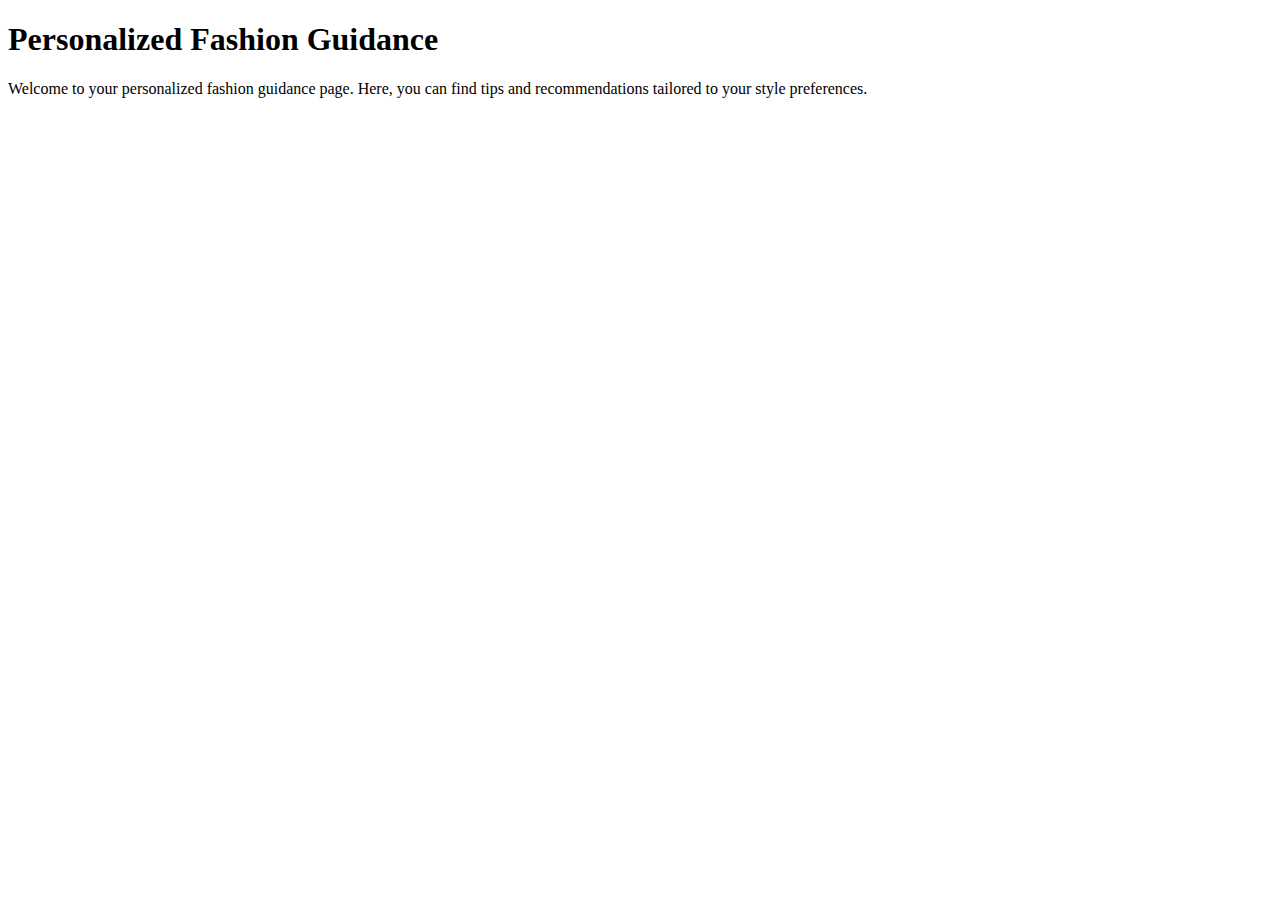
<file: index.html>
<!DOCTYPE html>
<html lang="en">
<head>
    <meta charset="UTF-8">
    <meta name="viewport" content="width=device-width, initial-scale=1.0">
    <title>Document</title>
</head>
<body>
    <div class="header">
    </div>
    <div class="content">
        <h1>Personalized Fashion Guidance</h1>
        <p>Welcome to your personalized fashion guidance page. Here, you can find tips and recommendations tailored to your style preferences.</p>
    </div>
    <div class="footer">
    </div>
</body>
</html>
</file>
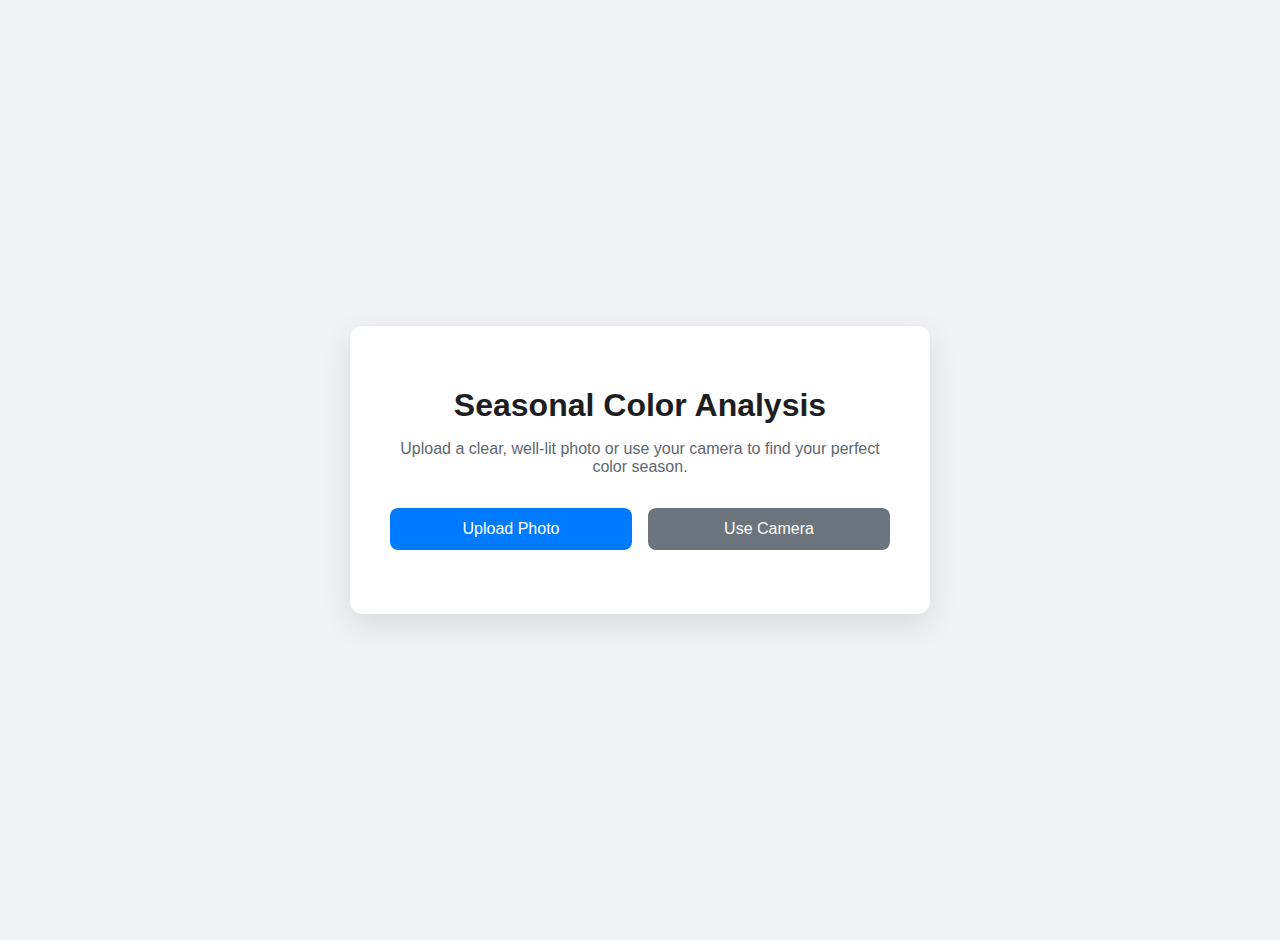
<file: model/index.html>
<!DOCTYPE html>
<html lang="en">
<head>
    <meta charset="UTF-8">
    <meta name="viewport" content="width=device-width, initial-scale=1.0">
    <title>Seasonal Color Analysis</title>
    <style>
        body {
            font-family: -apple-system, BlinkMacSystemFont, "Segoe UI", Roboto, Helvetica, Arial, sans-serif;
            background-color: #f0f2f5;
            color: #333;
            display: flex;
            justify-content: center;
            align-items: center;
            min-height: 100vh;
            margin: 0;
            padding: 20px;
        }
        .container {
            background-color: #ffffff;
            padding: 2.5rem;
            border-radius: 12px;
            box-shadow: 0 10px 30px rgba(0,0,0,0.1);
            max-width: 500px;
            width: 100%;
            text-align: center;
        }
        h1 { color: #1c1e21; margin-bottom: 1rem; }
        p { color: #606770; margin-bottom: 2rem; }
        
        .button-group { display: flex; gap: 1rem; margin-bottom: 1.5rem; }
        .button, input[type="file"]::file-selector-button {
            flex: 1;
            background-color: #007bff;
            color: white;
            border: none;
            padding: 12px 15px;
            border-radius: 8px;
            font-size: 16px;
            font-weight: 500;
            cursor: pointer;
            transition: background-color 0.3s ease;
            text-align: center;
        }
        .button:hover, input[type="file"]::file-selector-button:hover {
            background-color: #0056b3;
        }
        input[type="file"] {
            display: none;
        }
        .button-secondary {
            background-color: #6c757d;
        }
        .button-secondary:hover {
            background-color: #5a6268;
        }
        .camera-view {
            display: none;
            margin-bottom: 1rem;
            position: relative;
        }
        video {
            width: 100%;
            border-radius: 8px;
            transform: scaleX(-1); /* Mirror mode */
        }
        canvas { display: none; }
        
        #loader {
            display: none;
            border: 4px solid #f3f3f3;
            border-top: 4px solid #007bff;
            border-radius: 50%;
            width: 40px;
            height: 40px;
            animation: spin 1s linear infinite;
            margin: 2rem auto 0;
        }
        @keyframes spin { 0% { transform: rotate(0deg); } 100% { transform: rotate(360deg); } }
        
        #result-container {
            display: none;
            margin-top: 2rem;
            text-align: left;
            background: #f9f9f9;
            padding: 1.5rem;
            border-radius: 8px;
            border: 1px solid #ddd;
        }
        #result-container h3 { margin-top: 0; }
        .color-swatch {
            display: inline-block;
            width: 20px;
            height: 20px;
            border-radius: 50%;
            border: 1px solid #ccc;
            vertical-align: middle;
            margin-right: 5px;
        }
    </style>
</head>
<body>

    <div class="container">
        <h1>Seasonal Color Analysis</h1>
        <p>Upload a clear, well-lit photo or use your camera to find your perfect color season.</p>
        
        <div class="button-group">
            <label for="image-upload" class="button">Upload Photo</label>
            <input type="file" id="image-upload" accept="image/jpeg, image/png">
            <button id="start-camera" class="button button-secondary">Use Camera</button>
        </div>

        <div class="camera-view" id="camera-view">
            <video id="video-player" autoplay playsinline></video>
            <button id="snap-photo" class="button" style="width: 100%; margin-top: 1rem;">Snap Photo</button>
            <canvas id="canvas"></canvas>
        </div>

        <div id="loader"></div>
        <div id="result-container">
            <h3>Your Season is: <strong id="result-season"></strong></h3>
            <p id="result-description"></p>
            <hr>
            <p><strong>Undertone:</strong> <span id="result-undertone"></span></p>
            <p><strong>Contrast:</strong> <span id="result-contrast"></span></p>
            <p><strong>Skin Tone:</strong> <span id="skin-swatch" class="color-swatch"></span> <span id="result-skin"></span></p>
            <p><strong>Eye Tone:</strong> <span id="eye-swatch" class="color-swatch"></span> <span id="result-eye"></span></p>
            <p><strong>Best Colors:</strong> <span id="result-palette"></span></p>
        </div>
        <div id="error-message" style="color: red; margin-top: 1rem;"></div>
    </div>

    <script>
        // Get all the elements we need
        const video = document.getElementById('video-player');
        const canvas = document.getElementById('canvas');
        const startCameraButton = document.getElementById('start-camera');
        const snapPhotoButton = document.getElementById('snap-photo');
        const imageUploadInput = document.getElementById('image-upload');
        const cameraView = document.getElementById('camera-view');
        
        const loader = document.getElementById('loader');
        const resultContainer = document.getElementById('result-container');
        const errorMessage = document.getElementById('error-message');
        
        let videoStream = null;

        // --- 1. Start Camera ---
        startCameraButton.addEventListener('click', async () => {
            try {
                videoStream = await navigator.mediaDevices.getUserMedia({ video: true, audio: false });
                video.srcObject = videoStream;
                cameraView.style.display = 'block';
            } catch (err) {
                console.error("Error accessing camera: ", err);
                errorMessage.textContent = "Could not access camera. Please check permissions.";
            }
        });

        // --- 2. Snap Photo ---
        snapPhotoButton.addEventListener('click', () => {
            // Set canvas size to match video
            canvas.width = video.videoWidth;
            canvas.height = video.videoHeight;
            
            // Draw the mirrored video frame to the canvas
            const context = canvas.getContext('2d');
            context.save();
            context.scale(-1, 1); // Flip horizontally
            context.drawImage(video, -canvas.width, 0, canvas.width, canvas.height);
            context.restore(); // Restore context to normal

            // Convert canvas to a JPEG blob and upload it
            canvas.toBlob((blob) => {
                sendImageToBackend(blob, 'camera-capture.jpg');
                // Stop the camera
                if (videoStream) {
                    videoStream.getTracks().forEach(track => track.stop());
                    video.srcObject = null;
                    cameraView.style.display = 'none';
                }
            }, 'image/jpeg', 0.9);
        });

        // --- 3. Handle File Upload ---
        imageUploadInput.addEventListener('change', (event) => {
            const file = event.target.files[0];
            if (file) {
                sendImageToBackend(file, file.name);
            }
        });

        // --- 4. Send Image to PHP Backend ---
        async function sendImageToBackend(imageFile, fileName) {
            // Reset UI
            loader.style.display = 'block';
            resultContainer.style.display = 'none';
            errorMessage.textContent = '';
            
            // Create FormData to send
            const formData = new FormData();
            formData.append('image', imageFile, fileName);

            try {
                // Send the image to our PHP endpoint
                const response = await fetch('analysis.php', {
                    method: 'POST',
                    body: formData
                });

                const data = await response.json();

                if (!response.ok) {
                    // Handle errors from the server (PHP or Python)
                    throw new Error(data.error || 'Unknown analysis error');
                }
                
                // Success! Display the results
                displayResults(data);

            } catch (err) {
                console.error('Upload failed:', err);
                errorMessage.textContent = `Analysis Failed: ${err.message}`;
            } finally {
                loader.style.display = 'none';
                imageUploadInput.value = ''; // Reset file input
            }
        }

        // --- 5. Display Results ---
        function displayResults(data) {
            document.getElementById('result-season').textContent = data.seasonal_color;
            document.getElementById('result-description').textContent = data.description;
            document.getElementById('result-undertone').textContent = data.undertone;
            document.getElementById('result-contrast').textContent = data.contrast_level;
            
            document.getElementById('result-skin').textContent = data.skin_tone.hex;
            document.getElementById('skin-swatch').style.backgroundColor = data.skin_tone.hex;
            
            document.getElementById('result-eye').textContent = data.eye_tone.hex;
            document.getElementById('eye-swatch').style.backgroundColor = data.eye_tone.hex;

            document.getElementById('result-palette').textContent = data.color_palette.best.join(', ');
            
            resultContainer.style.display = 'block';
        }

    </script>
</body>
</html>
</file>
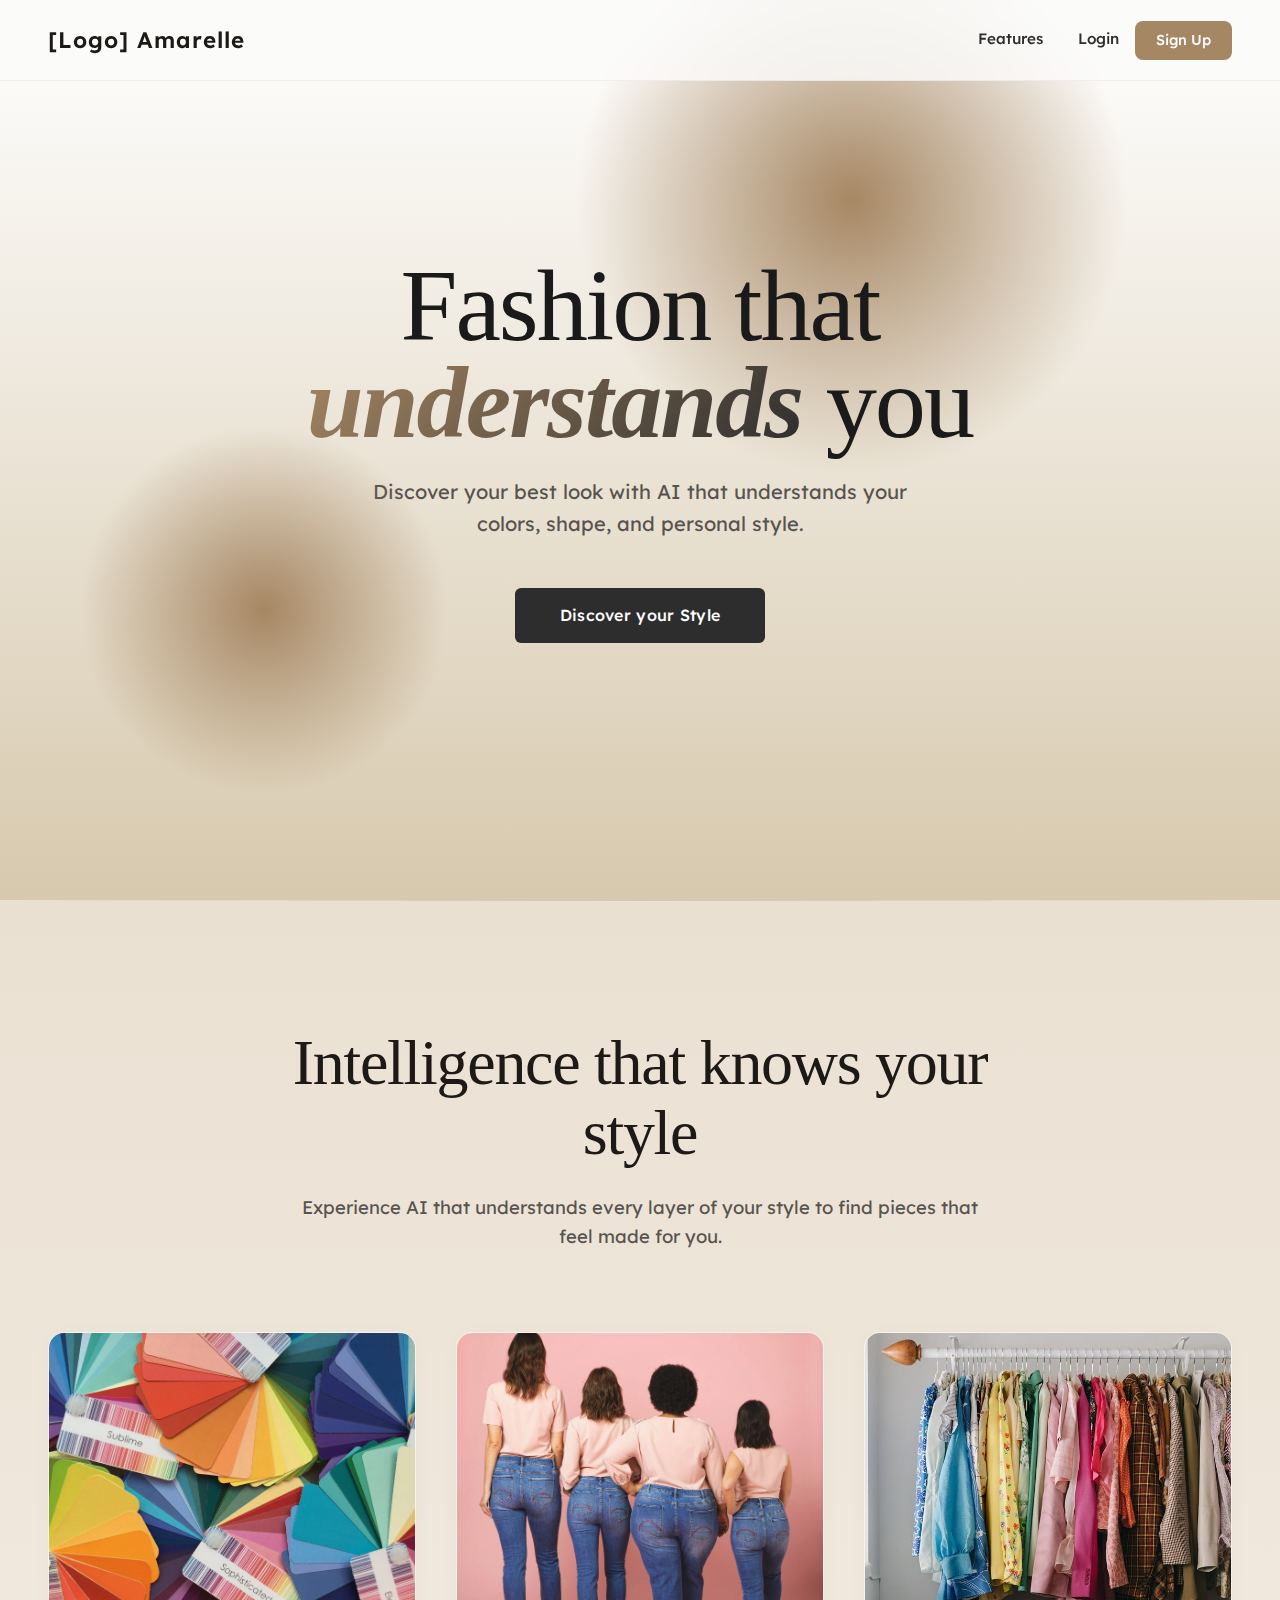
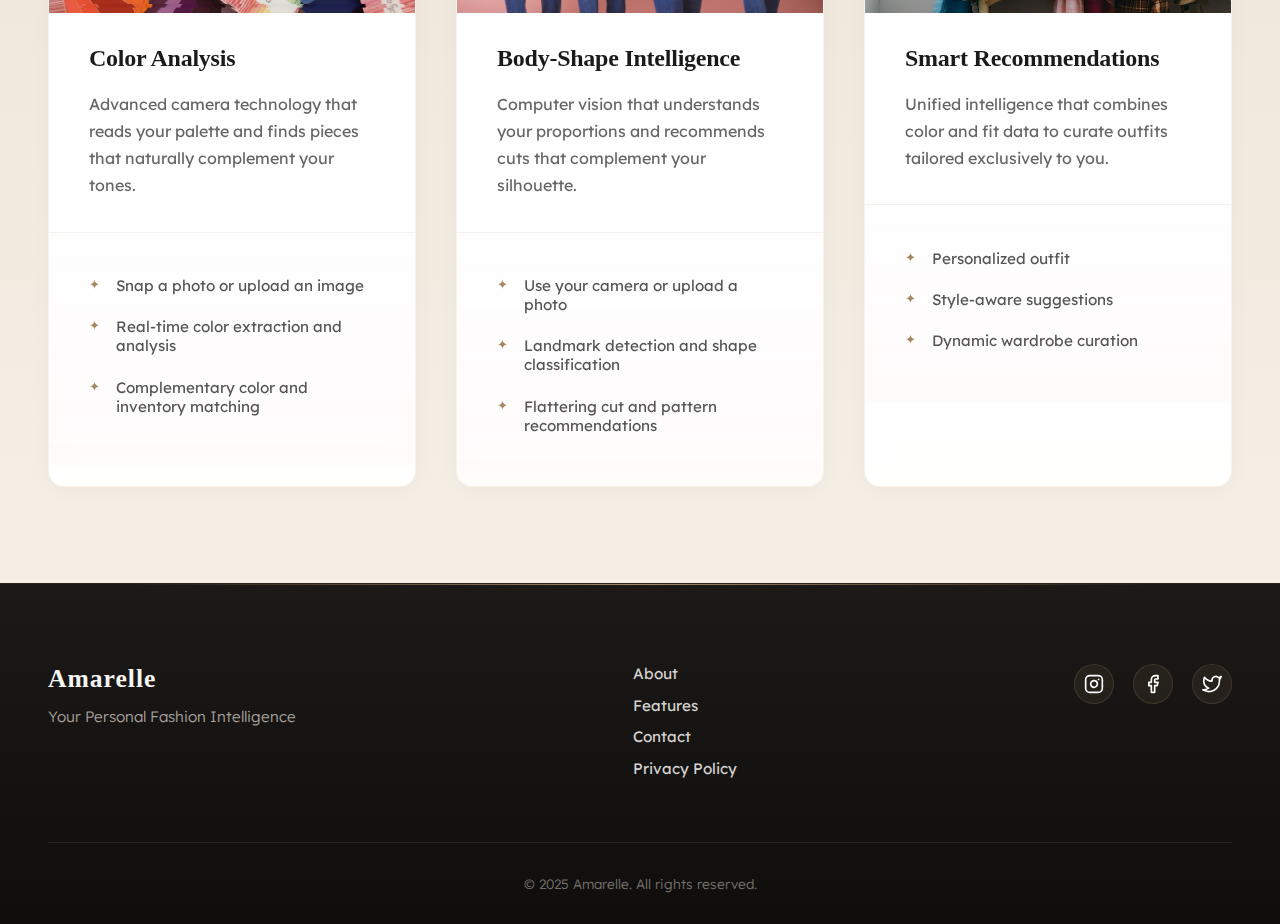
<file: landing_page.html>
<!DOCTYPE html>
<html lang="en">
<head>
    <meta charset="UTF-8">
    <meta name="viewport" content="width=device-width, initial-scale=1.0">
    <link rel="stylesheet" href="https://fonts.googleapis.com/css2?family=Lexend:wght@100..900&display=swap">    
    <title>Amarelle - Your Personal Fashion Intelligence</title>
    <style>
        * {
            margin: 0;
            padding: 0;
            box-sizing: border-box;
        }

        body {
            font-family: 'Lexend', sans-serif;
            background: #EAE0D2;
            color: #2D2D2D;
            overflow-x: hidden;
        }

        h1, h2, h3 {
            font-family: 'Minion', 'Times New Roman', Times, serif;
        }

        nav {
            position: fixed;
            top: 0;
            width: 100%;
            padding: 1.3rem 3rem;
            display: flex;
            justify-content: space-between;
            align-items: center;
            z-index: 100;
            background: rgba(250, 250, 249, 0.85);
            backdrop-filter: blur(14px);
            border-bottom: 1px solid rgba(0, 0, 0, 0.05);
            transition: background 0.3s ease, box-shadow 0.3s ease;
        }

        .nav-brand {
            font-size: 1.4rem;
            letter-spacing: 1px;
            font-weight: 600;
            color: #1C1917;
            transition: color 0.3s ease;
        }

        .nav-brand:hover {
            color: #A68763;
        }

        .nav-links {
            display: flex;
            gap: 2.2rem;
            align-items: center;
        }

        .nav-link,
        .nav-login {
            position: relative;
            color: #2D2D2D;
            text-decoration: none;
            font-size: 0.95rem;
            font-weight: 500;
            transition: color 0.3s ease;
            padding-bottom: 4px;
        }

        .nav-link::after,
        .nav-login::after {
            content: '';
            position: absolute;
            bottom: 0;
            left: 0;
            width: 0%;
            height: 2px;
            background: #A68763;
            transition: width 0.3s ease;
        }

        .nav-link:hover,
        .nav-login:hover {
            color: #A68763;
        }

        .nav-link:hover::after,
        .nav-login:hover::after {
            width: 100%;
        }

        .nav-auth {
            display: flex;
            gap: 1rem;
            align-items: center;
        }

        .nav-cta {
            background: #A68763;
            color: white;
            padding: 0.65rem 1.3rem;
            border-radius: 8px;
            font-size: 0.9rem;
            font-weight: 500;
            text-decoration: none;
            transition: all 0.3s ease;
        }

        .nav-cta:hover {
            background: #1C1917;
            color: #fff;
            transform: translateY(-1px);
        }

        .hero {
            min-height: 100vh;
            display: flex;
            flex-direction: column;
            justify-content: center;
            align-items: center;
            text-align: center;
            padding: 2rem;
            position: relative;
            background: linear-gradient(180deg, #fff 0%, #D7C9AE 100%);
        }

        .hero-description {
            font-size: 1.25rem;
            color: #57534E;
            margin-bottom: 3rem;
            line-height: 1.6;
            max-width: 600px;
            margin-left: auto;
            margin-right: auto;
            animation: fadeInUp 0.8s ease-out 0.3s both;
        }

        .hero::before {
            content: '';
            position: absolute;
            width: 600px;
            height: 600px;
            background: radial-gradient(circle, #A68763 0%, transparent 65%);
            top: -100px;
            right: 10%;
            border-radius: 50%;
        }

        .hero::after {
            content: '';
            position: absolute;
            width: 400px;
            height: 400px;
            background: radial-gradient(circle, #A68763 0%, transparent 65%);
            bottom: 10%;
            left: 5%;
            border-radius: 50%;
        }

        .brand {
            font-family: 'Proxima Nova', 'Helvetica Neue', Helvetica, Arial, sans-serif;
            font-size: 30px;
            letter-spacing: 3px;
            font-weight: 600;
            color: #2D2D2D;
            margin-bottom: 2rem;
            position: relative;
            z-index: 1;
            animation: fadeIn 0.6s ease-out;
        }

        @keyframes fadeIn {
            from { opacity: 0; }
            to { opacity: 1; }
        }

        @keyframes fadeInUp {
            from {
                opacity: 0;
                transform: translateY(20px);
            }
            to {
                opacity: 1;
                transform: translateY(0);
            }
        }

        h1 {
            font-size: clamp(3.5rem, 8vw, 7rem);
            font-weight: 300;
            color: #1a1a1a;
            margin-bottom: 1.5rem;
            position: relative;
            z-index: 1;
            line-height: 0.95;
            letter-spacing: -0.02em;
            animation: fadeInUp 0.8s ease-out 0.1s both;
        }

        h1 .accent {
            font-weight: 700;
            font-style: italic;
            background: linear-gradient(135deg, #A68763 0%, #2D2D2D 100%);
            -webkit-background-clip: text;
            -webkit-text-fill-color: transparent;
            background-clip: text;
            display: inline-block;
        }

        .discover-button {
            font-family: 'Lexend', sans-serif;
            font-weight: 500;
            background: #2D2D2D;
            color: white;
            padding: 1.1rem 2.8rem;
            font-size: 1rem;
            border: none;
            border-radius: 6px;
            cursor: pointer;
            transition: all 0.3s cubic-bezier(0.4, 0, 0.2, 1);
            position: relative;
            z-index: 1;
            animation: fadeInUp 0.8s ease-out 0.5s both;
            letter-spacing: 0.3px;
        }

        .discover-button:hover {
            background: #2d2d2d;
            transform: translateY(-2px);
            box-shadow: 0 8px 24px rgba(26, 26, 26, 0.15);
        }

        .section-header {
            text-align: center;
            margin-bottom: 5rem;
            max-width: 700px;
            margin-left: auto;
            margin-right: auto;
        }

        .section-label {
            font-size: 0.9rem;
            letter-spacing: 2px;
            font-weight: 700;
            color: #D97917;
            margin-bottom: 1rem;
            text-transform: uppercase;
        }

        .section-title {
            font-size: clamp(2.5rem, 5vw, 4rem);
            line-height: 1.1;
            font-weight: 400;
            color: #1C1917;
            letter-spacing: -0.02em;
            margin-bottom: 1.5rem;
        }

        .section-description {
            font-size: 1.15rem;
            color: #57534E;
            line-height: 1.6;
        }

        .features {
            padding: 8rem 3rem 6rem;
            width: 100%;
            background: linear-gradient(180deg, #EAE0D2 0%, #F5EFE6 100%);
            position: relative;
        }

        .features::before {
            content: '';
            position: absolute;
            top: 0;
            left: 0;
            right: 0;
            height: 1px;
            background: linear-gradient(90deg, transparent, rgba(166, 135, 99, 0.3), transparent);
        }

        .features-header {
            margin-bottom: 6rem;
            max-width: 680px;
        }

        .features-header .label {
            font-size: 0.85rem;
            letter-spacing: 2px;
            font-weight: 600;
            color: #A68763;
            margin-bottom: 1.5rem;
            text-transform: uppercase;
        }

        .features-header h2 {
            font-size: clamp(2.2rem, 4vw, 3.2rem);
            line-height: 1.2;
            font-weight: 300;
            color: #1a1a1a;
            letter-spacing: -0.01em;
        }

        .features-grid {
            display: grid;
            grid-template-columns: repeat(auto-fit, minmax(320px, 1fr));
            gap: 2.5rem;
        }

        .feature-card {
            background: rgba(255, 255, 255, 0.95);
            backdrop-filter: blur(10px);
            border-radius: 16px;
            padding: 0;
            border: 1px solid rgba(166, 135, 99, 0.1);
            transition: all 0.5s cubic-bezier(0.4, 0, 0.2, 1);
            position: relative;
            overflow: hidden;
            box-shadow: 0 4px 20px rgba(0, 0, 0, 0.03);
        }

        .feature-card::before {
            content: '';
            position: absolute;
            top: 0;
            left: 0;
            right: 0;
            height: 4px;
            background: linear-gradient(90deg, #A68763, #D7C9AE, #A68763);
            transform: scaleX(0);
            transform-origin: left;
            transition: transform 0.5s cubic-bezier(0.4, 0, 0.2, 1);
        }

        .feature-card::after {
            content: '';
            position: absolute;
            inset: 0;
            background: radial-gradient(circle at top right, rgba(166, 135, 99, 0.05), transparent 60%);
            opacity: 0;
            transition: opacity 0.5s ease;
        }

        .feature-card:hover {
            transform: translateY(-8px);
            border-color: rgba(166, 135, 99, 0.2);
            box-shadow: 0 20px 60px rgba(166, 135, 99, 0.15);
        }

        .feature-card:hover::before {
            transform: scaleX(1);
        }

        .feature-card:hover::after {
            opacity: 1;
        }

        .feature-number {
            font-size: 3.5rem;
            font-weight: 700;
            color: #f5f5f5;
            line-height: 1;
            margin-bottom: 1.5rem;
            font-style: italic;
        }

        .feature-card h3 {
            font-size: 1.5rem;
            margin-bottom: 1.2rem;
            color: #1a1a1a;
            font-weight: 500;
            letter-spacing: -0.01em;
            padding: 0 2.5rem;
        }

        .feature-card > p {
            color: #666;
            line-height: 1.7;
            font-size: 1rem;
            margin-bottom: 2rem;
            padding: 0 2.5rem;
        }

        .feature-image {
            width: 100%;
            height: 280px;
            overflow: hidden;
            border-radius: 0;
            margin-bottom: 2rem;
            background: linear-gradient(135deg, #F5EFE6 0%, #EAE0D2 100%);
            display: flex;
            align-items: center;
            justify-content: center;
            position: relative;
        }

        .feature-image::after {
            content: '';
            position: absolute;
            inset: 0;
            background: linear-gradient(180deg, transparent 0%, rgba(0, 0, 0, 0.05) 100%);
            pointer-events: none;
        }

        .feature-image img {
            width: 100%;
            height: 100%;
            object-fit: cover;
            transition: transform 0.7s cubic-bezier(0.4, 0, 0.2, 1);
        }

        .feature-card:hover .feature-image img {
            transform: scale(1.08);
        }

        .feature-list {
            list-style: none;
            margin-top: 1.5rem;
            border-top: 1px solid rgba(166, 135, 99, 0.1);
            padding: 2rem 2.5rem 2.5rem;
            background: linear-gradient(180deg, transparent 0%, rgba(166, 135, 99, 0.02) 100%);
        }

        .feature-list li {
            padding: 0.7rem 0;
            color: #555;
            font-size: 0.95rem;
            display: flex;
            align-items: flex-start;
            gap: 1rem;
            transition: all 0.3s ease;
        }

        .feature-list li:hover {
            color: #2D2D2D;
            transform: translateX(4px);
        }

        .feature-list li::before {
            content: '✦';
            color: #A68763;
            font-weight: 500;
            flex-shrink: 0;
            font-size: 0.8rem;
        }

        footer {
            background: linear-gradient(180deg, #1C1917 0%, #0F0E0D 100%);
            color: #E7E5E4;
            padding: 5rem 3rem 2rem;
            border-top: 1px solid rgba(166, 135, 99, 0.2);
            font-family: 'Lexend', sans-serif;
            position: relative;
        }

        footer::before {
            content: '';
            position: absolute;
            top: 0;
            left: 50%;
            transform: translateX(-50%);
            width: 80%;
            height: 1px;
            background: linear-gradient(90deg, transparent, #A68763, transparent);
        }

        .footer-container {
            display: flex;
            justify-content: space-between;
            align-items: flex-start;
            flex-wrap: wrap;
            gap: 3rem;
            max-width: 1200px;
            margin: 0 auto;
        }

        .footer-brand h2 {
            font-size: 1.6rem;
            font-weight: 600;
            margin-bottom: 0.8rem;
            color: #F5F5F4;
            letter-spacing: 1px;
        }

        .footer-brand p {
            font-size: 0.95rem;
            color: #A8A29E;
            font-weight: 300;
        }

        .footer-links {
            display: flex;
            flex-direction: column;
            gap: 0.8rem;
        }

        .footer-links a {
            color: #D6D3D1;
            text-decoration: none;
            font-size: 0.95rem;
            position: relative;
            transition: all 0.3s ease;
            padding-left: 0;
        }

        .footer-links a::before {
            content: '';
            position: absolute;
            left: -20px;
            top: 50%;
            transform: translateY(-50%);
            width: 0;
            height: 2px;
            background: #A68763;
            transition: width 0.3s ease;
        }

        .footer-links a::after {
            content: '';
            position: absolute;
            bottom: -3px;
            left: 0;
            width: 0%;
            height: 1px;
            background: #A68763;
            transition: width 0.3s ease;
        }

        .footer-links a:hover {
            color: #F5F5F4;
            padding-left: 20px;
        }

        .footer-links a:hover::before {
            width: 12px;
        }

        .footer-links a:hover::after {
            width: 100%;
        }

        .footer-socials {
            display: flex;
            gap: 1.2rem;
        }

        .footer-socials a {
            width: 40px;
            height: 40px;
            display: flex;
            align-items: center;
            justify-content: center;
            border-radius: 50%;
            background: rgba(166, 135, 99, 0.1);
            transition: all 0.3s ease;
            border: 1px solid rgba(166, 135, 99, 0.2);
        }

        .footer-socials a:hover {
            background: #A68763;
            transform: translateY(-3px) rotate(5deg);
            box-shadow: 0 8px 20px rgba(166, 135, 99, 0.3);
            border-color: #A68763;
        }

        .footer-socials a img {
            width: 20px;
            height: 20px;
            opacity: 0.9;
            transition: all 0.3s ease;
            filter: brightness(0) invert(1);
        }

        .footer-socials a:hover img {
            opacity: 1;
            transform: scale(1.1);
        }

        .footer-bottom {
            text-align: center;
            margin-top: 4rem;
            font-size: 0.85rem;
            color: #78716C;
            border-top: 1px solid rgba(166, 135, 99, 0.15);
            padding-top: 2rem;
            font-weight: 300;
        }

        @media (max-width: 768px) {
            .features-grid {
                grid-template-columns: 1fr;
            }
            
            h1 {
                font-size: 3rem;
            }

            .stats {
                gap: 2rem;
            }
        }

        @keyframes bounce {
            0%, 100% { transform: translate(-50%, 0); }
            50% { transform: translate(-50%, 10px); }
        }
    </style>
</head>
<body>
    <nav>
        <div class="nav-brand">[Logo] Amarelle</div>
        <div class="nav-links">
            <a href="#features-grid" class="nav-link">Features</a>
            <div class="nav-auth">
                <a href="#login" class="nav-login">Login</a>
                <a href="#signup" class="nav-cta">Sign Up</a>
            </div>
        </div>
    </nav>

    <section class="hero">
        <h1>Fashion that <br> <span class="accent"> understands</span> you</h1>
        <p class="hero-description">
            Discover your best look with AI that understands your colors, shape, and personal style.
        </p>
        
        <p>
            <button class="discover-button">Discover your Style</button>
        </p>
    </section>

    <section class="features">
        <div class="section-header">
            <h2 class="section-title">Intelligence that knows your style</h2>
            <p class="section-description">
                Experience AI that understands every layer of your style to find pieces that feel made for you.
            </p>
        </div>
        <div class="features-grid">
            <div class="feature-card">
                <div class="feature-image">
                    <img src="images/coloranalysis.jpg" alt="Color Analysis">
                </div>
                <h3><b>Color Analysis</b></h3>
                <p>Advanced camera technology that reads your palette and finds pieces that naturally complement your tones.</p>
                <ul class="feature-list">
                    <li>Snap a photo or upload an image</li>
                    <li>Real-time color extraction and analysis</li>
                    <li>Complementary color and inventory matching</li>
                </ul>
            </div>
            <div class="feature-card">
                <div class="feature-image">
                    <img src="images/bodyshape.jpg" alt="Body Shape Intelligence">
                </div>
                <h3><b>Body-Shape Intelligence</b></h3>
                <p>Computer vision that understands your proportions and recommends cuts that complement your silhouette.</p>
                <ul class="feature-list">
                    <li>Use your camera or upload a photo</li>
                    <li>Landmark detection and shape classification</li>
                    <li>Flattering cut and pattern recommendations</li>
                </ul>
            </div>
            <div class="feature-card">
                <div class="feature-image">
                    <img src="images/clothes.jpg" alt="Smart Recommendations">
                </div>
                <h3><b>Smart Recommendations</b></h3>
                <p>Unified intelligence that combines color and fit data to curate outfits tailored exclusively to you.</p>
                <ul class="feature-list">
                    <li>Personalized outfit</li>
                    <li>Style-aware suggestions</li>
                    <li>Dynamic wardrobe curation</li>
                </ul>
            </div>
        </div>
    </section>

    <footer>
        <div class="footer-container">
            <div class="footer-brand">
                <h2>Amarelle</h2>
                <p>Your Personal Fashion Intelligence</p>
            </div>

            <div class="footer-links">
                <a href="#">About</a>
                <a href="#">Features</a>
                <a href="#">Contact</a>
                <a href="#">Privacy Policy</a>
            </div>

            <div class="footer-socials">
                <a href="#" aria-label="Instagram">
                    <svg xmlns="http://www.w3.org/2000/svg" width="20" height="20" viewBox="0 0 24 24" fill="none" stroke="white" stroke-width="2" stroke-linecap="round" stroke-linejoin="round">
                        <rect x="2" y="2" width="20" height="20" rx="5" ry="5"></rect>
                        <path d="M16 11.37A4 4 0 1 1 12.63 8 4 4 0 0 1 16 11.37z"></path>
                        <line x1="17.5" y1="6.5" x2="17.51" y2="6.5"></line>
                    </svg>
                </a>
                <a href="#" aria-label="Facebook">
                    <svg xmlns="http://www.w3.org/2000/svg" width="20" height="20" viewBox="0 0 24 24" fill="none" stroke="white" stroke-width="2" stroke-linecap="round" stroke-linejoin="round">
                        <path d="M18 2h-3a5 5 0 0 0-5 5v3H7v4h3v8h4v-8h3l1-4h-4V7a1 1 0 0 1 1-1h3z"></path>
                    </svg>
                </a>
                <a href="#" aria-label="Twitter">
                    <svg xmlns="http://www.w3.org/2000/svg" width="20" height="20" viewBox="0 0 24 24" fill="none" stroke="white" stroke-width="2" stroke-linecap="round" stroke-linejoin="round">
                        <path d="M23 3a10.9 10.9 0 0 1-3.14 1.53 4.48 4.48 0 0 0-7.86 3v1A10.66 10.66 0 0 1 3 4s-4 9 5 13a11.64 11.64 0 0 1-7 2c9 5 20 0 20-11.5a4.5 4.5 0 0 0-.08-.83A7.72 7.72 0 0 0 23 3z"></path>
                    </svg>
                </a>
            </div>
        </div>

        <div class="footer-bottom">
            <p>© 2025 Amarelle. All rights reserved.</p>
        </div>
    </footer>
</body>
</html>
</file>
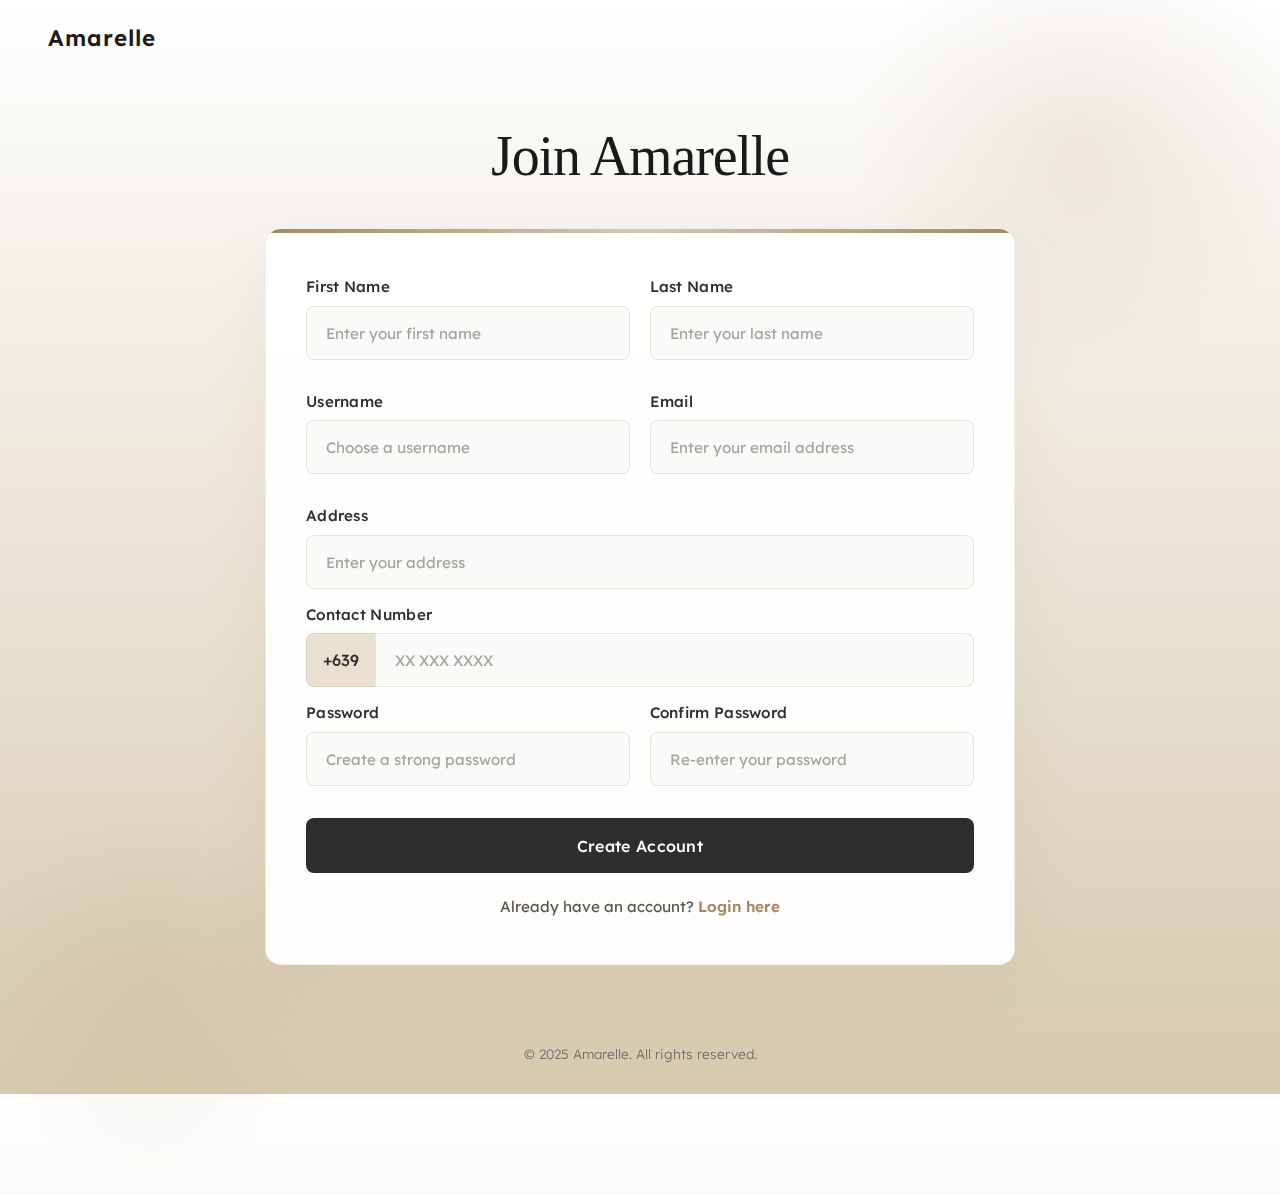
<file: register.html>
<!DOCTYPE html>
<html lang="en">

<head>
    <meta charset="UTF-8">
    <meta name="viewport" content="width=device-width, initial-scale=1.0">
    <link rel="stylesheet" href="https://fonts.googleapis.com/css2?family=Lexend:wght@100..900&display=swap">
    <title>Sign Up - Amarelle</title>
    <link rel="stylesheet" href="styles.css">
</head>

<body>
    <div class="header">
        <a href="landing_page.html" class="logo-link">
            <div class="logo">Amarelle</div>
        </a>
    </div>

    <div class="content">
        <h1>Join Amarelle</h1>
        <form action="register.php" method="POST" class="register-form">
            <div class="form-row">
                <div class="form-group">
                    <label for="firstname">First Name</label>
                    <input type="text" id="firstname" name="firstname" placeholder="Enter your first name" required>
                </div>

                <div class="form-group">
                    <label for="lastname">Last Name</label>
                    <input type="text" id="lastname" name="lastname" placeholder="Enter your last name" required>
                </div>
            </div>

            <div class="form-row">
                <div class="form-group">
                    <label for="username">Username</label>
                    <input type="text" id="username" name="username" placeholder="Choose a username" required>
                </div>

                <div class="form-group">
                    <label for="email">Email</label>
                    <input type="email" id="email" name="email" placeholder="Enter your email address" required>
                </div>
            </div>
            <div class="form-group">
                <label for="address">Address</label>
                <input type="text" id="address" name="address" placeholder="Enter your address" required>
            </div>
            <label for="contact_num">Contact Number</label>
            <div class="contact-group">
                <span class="contact-prefix">+639</span>
                <input type="text" id="contact_num" name="contact_num" maxlength="9" placeholder="XX XXX XXXX" required>
            </div>

            <div class="form-row">
                <div class="form-group">
                    <label for="password">Password</label>
                    <input type="password" id="password" name="password" placeholder="Create a strong password"
                        required>
                </div>

                <div class="form-group">
                    <label for="confirmPassword">Confirm Password</label>
                    <input type="password" id="confirmPassword" name="confirmPassword"
                        placeholder="Re-enter your password" required>
                </div>
            </div>

            <button type="submit">Create Account</button>

            <p>
                Already have an account?
                <a href="login.html">Login here</a>
            </p>
        </form>
    </div>

    <div class="footer">
        <p>© 2025 Amarelle. All rights reserved.</p>
    </div>
</body>



</html>
</file>
<file: styles.css>
* {
    margin: 0;
    padding: 0;
    box-sizing: border-box;
}

body {
    font-family: 'Lexend', -apple-system, BlinkMacSystemFont, 'Segoe UI', sans-serif;
    background: linear-gradient(180deg, #fff 0%, #D7C9AE 100%);
    color: #2D2D2D;
    min-height: 100vh;
    display: flex;
    flex-direction: column;
    position: relative;
    overflow-x: hidden;
}

body::before {
    content: '';
    position: absolute;
    width: 500px;
    height: 500px;
    background: radial-gradient(circle, rgba(166, 135, 99, 0.15) 0%, transparent 65%);
    top: -100px;
    right: -50px;
    border-radius: 50%;
    z-index: 0;
}

body::after {
    content: '';
    position: absolute;
    width: 400px;
    height: 400px;
    background: radial-gradient(circle, rgba(166, 135, 99, 0.12) 0%, transparent 65%);
    bottom: -100px;
    left: -50px;
    border-radius: 50%;
    z-index: 0;
}

.header {
    padding: 1.5rem 3rem;
    position: relative;
    z-index: 10;
}

.logo-link {
    text-decoration: none;
}

.logo {
    font-size: 1.4rem;
    letter-spacing: 1px;
    font-weight: 600;
    color: #1C1917;
    transition: color 0.3s ease;
    display: inline-block;
    font-family: 'Lexend', sans-serif;
}

.logo:hover {
    color: #A68763;
}

.content {
    flex: 1;
    display: flex;
    flex-direction: column;
    justify-content: center;
    align-items: center;
    padding: 3rem 2rem;
    position: relative;
    z-index: 10;
    animation: fadeInUp 0.8s ease-out;
}

@keyframes fadeInUp {
    from {
        opacity: 0;
        transform: translateY(20px);
    }

    to {
        opacity: 1;
        transform: translateY(0);
    }
}

h1 {
    font-family: 'Minion', 'Times New Roman', Times, serif;
    font-size: clamp(2.5rem, 5vw, 3.5rem);
    font-weight: 300;
    color: #1a1a1a;
    margin-bottom: 2.5rem;
    letter-spacing: -0.02em;
    text-align: center;
}

form {
    background: rgba(255, 255, 255, 0.95);
    backdrop-filter: blur(10px);
    border-radius: 16px;
    padding: 3rem 2.5rem;
    width: 100%;
    max-width: 500px;
    border: 1px solid rgba(166, 135, 99, 0.15);
    box-shadow: 0 20px 60px rgba(166, 135, 99, 0.1);
    position: relative;
    overflow: hidden;
}

.register-form {
    max-width: 750px;
}

.form-row {
    display: grid;
    grid-template-columns: 1fr 1fr;
    gap: 1.2rem;
    padding-bottom: 1rem;
}

.form-group {
    display: flex;
    flex-direction: column;
    padding-bottom: 1rem;
}

.form-group label {
    margin-top: 0;
}

.form-group input {
    margin-bottom: 0;
}

form::before {
    content: '';
    position: absolute;
    top: 0;
    left: 0;
    right: 0;
    height: 4px;
    background: linear-gradient(90deg, #A68763, #D7C9AE, #A68763);
}

label {
    display: block;
    font-size: 0.95rem;
    font-weight: 500;
    color: #2D2D2D;
    margin-bottom: 0.6rem;
    margin-top: 1.2rem;
    letter-spacing: 0.3px;
    font-family: 'Lexend', sans-serif;
}

label:first-of-type {
    margin-top: 0;
}

input[type="text"],
input[type="password"],
input[type="email"] {
    width: 100%;
    padding: 1rem 1.2rem;
    font-size: 1rem;
    font-family: 'Lexend', sans-serif;
    border: 1.5px solid rgba(166, 135, 99, 0.2);
    border-radius: 8px;
    background: #FAFAF9;
    color: #2D2D2D;
    transition: all 0.3s ease;
}

input[type="text"]:focus,
input[type="password"]:focus,
input[type="email"]:focus {
    outline: none;
    border-color: #A68763;
    background: #fff;
    box-shadow: 0 0 0 4px rgba(166, 135, 99, 0.1);
}

input[type="text"]::placeholder,
input[type="password"]::placeholder,
input[type="email"]::placeholder {
    color: #A8A29E;
    font-size: 0.95rem;
}

.contact-group {
    display: flex;
    align-items: stretch;
    padding-bottom: 1rem;
}

.contact-prefix {
    background: #EAE0D2;
    padding: 1rem 1rem;
    border: 1.5px solid rgba(166, 135, 99, 0.2);
    border-right: none;
    border-radius: 8px 0 0 8px;
    color: #2D2D2D;
    font-weight: 500;
    font-size: 1rem;
    display: flex;
    align-items: center;
}

#contact_num {
    border-radius: 0 8px 8px 0;
    flex: 1;
}

button[type="submit"] {
    width: 100%;
    padding: 1.1rem 2rem;
    font-size: 1rem;
    font-weight: 500;
    font-family: 'Lexend', sans-serif;
    background: #2D2D2D;
    color: white;
    border: none;
    border-radius: 8px;
    cursor: pointer;
    transition: all 0.3s cubic-bezier(0.4, 0, 0.2, 1);
    letter-spacing: 0.3px;
}

button[type="submit"]:hover {
    background: #1a1a1a;
    transform: translateY(-2px);
    box-shadow: 0 8px 24px rgba(26, 26, 26, 0.2);
}

button[type="submit"]:active {
    transform: translateY(0);
}

form p {
    text-align: center;
    font-size: 0.95rem;
    color: #57534E;
    margin-top: 1.5rem;
    font-family: 'Lexend', sans-serif;
}

form a {
    color: #A68763;
    font-weight: 600;
    text-decoration: none;
    transition: all 0.3s ease;
    position: relative;
}

form a::after {
    content: '';
    position: absolute;
    bottom: -2px;
    left: 0;
    width: 0%;
    height: 2px;
    background: #A68763;
    transition: width 0.3s ease;
}

form a:hover {
    color: #8B6F47;
}

form a:hover::after {
    width: 100%;
}

.footer {
    padding: 2rem 3rem;
    text-align: center;
    color: #78716C;
    font-size: 0.85rem;
    font-weight: 300;
    position: relative;
    z-index: 10;
    font-family: 'Lexend', sans-serif;
}

/* Responsive Design */
@media (max-width: 768px) {

    .header,
    .footer {
        padding: 1.5rem 1.5rem;
    }

    .content {
        padding: 2rem 1.5rem;
    }

    form {
        padding: 2.5rem 2rem;
        max-width: 100%;
    }

    .register-form {
        max-width: 100%;
    }

    .form-row {
        grid-template-columns: 1fr;
        gap: 0;
    }

    h1 {
        font-size: 2.5rem;
        margin-bottom: 2rem;
    }
}

@media (max-width: 480px) {
    form {
        padding: 2rem 1.5rem;
    }

    input[type="text"],
    input[type="password"],
    input[type="email"] {
        padding: 0.9rem 1rem;
    }

    .contact-prefix {
        padding: 0.9rem 0.8rem;
        font-size: 0.95rem;
    }

    button[type="submit"] {
        padding: 1rem 1.5rem;
    }

    label {
        font-size: 0.9rem;
    }
}
</file>
